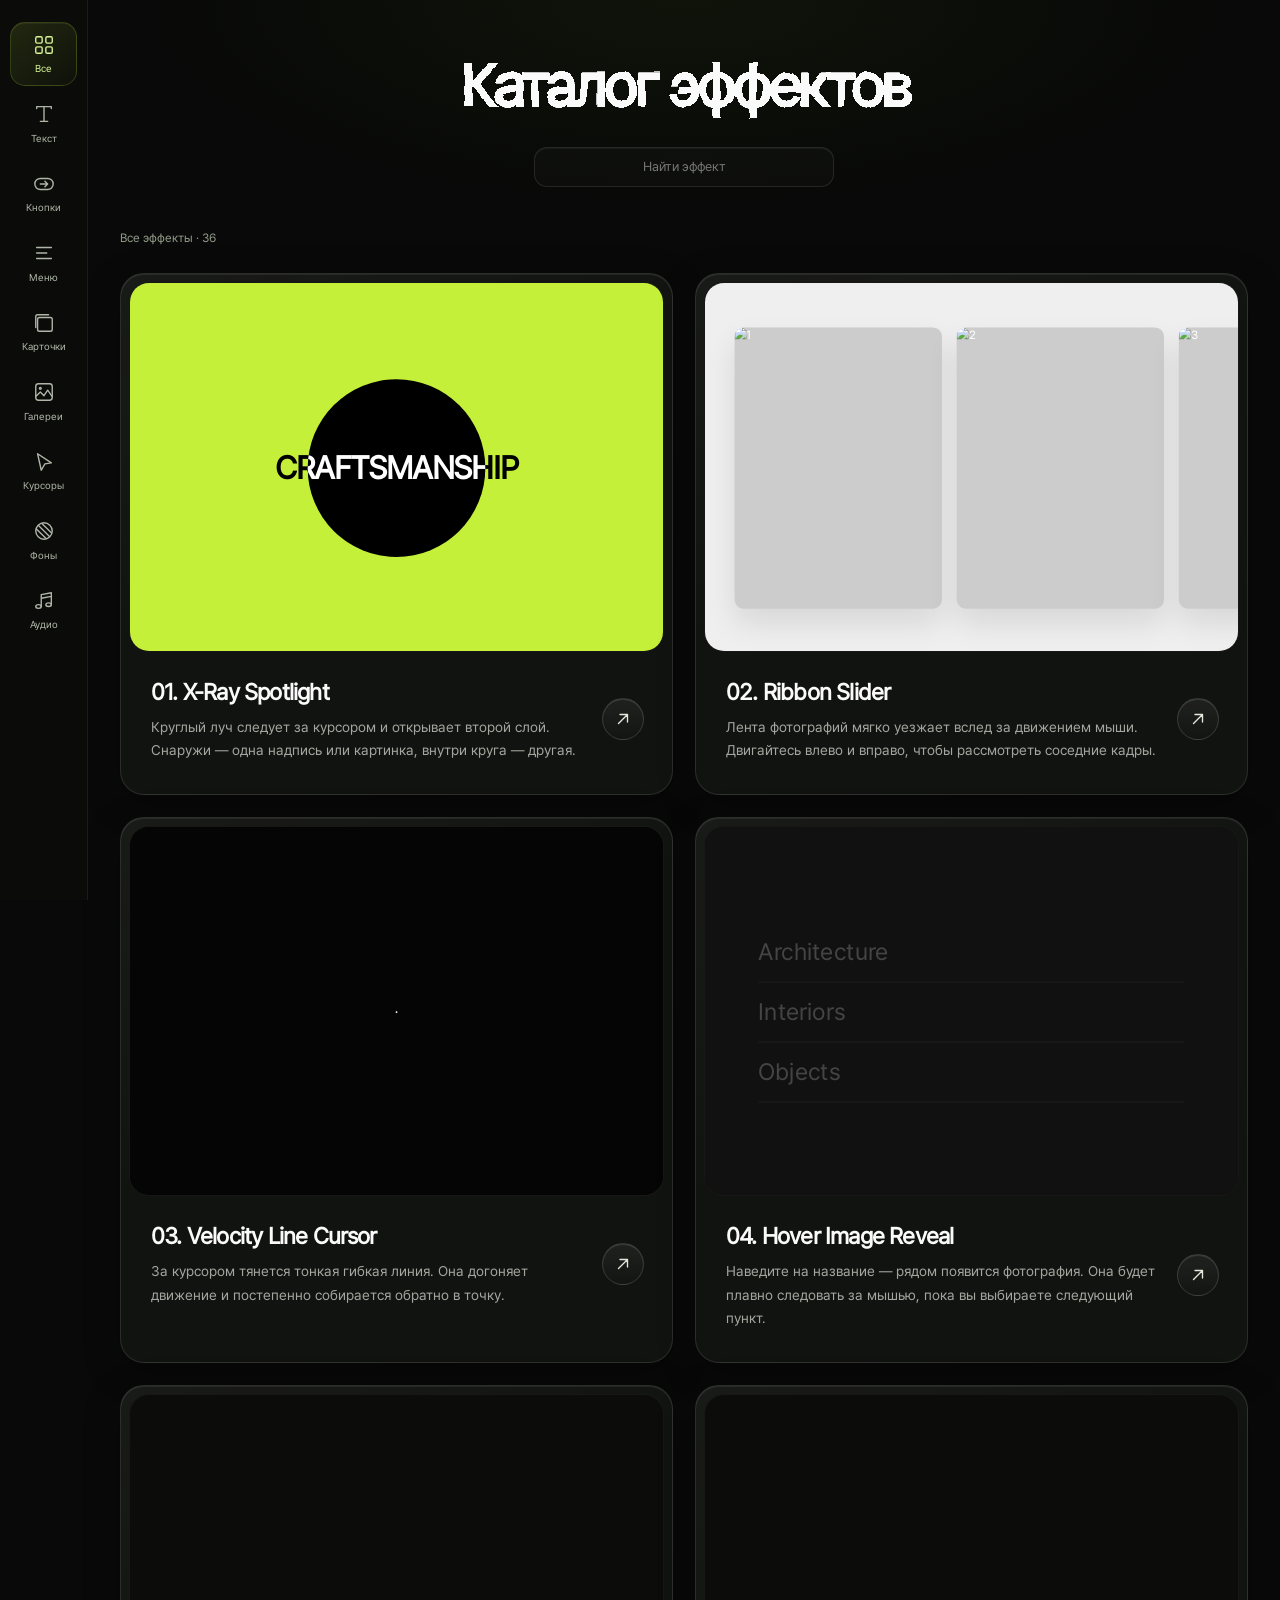
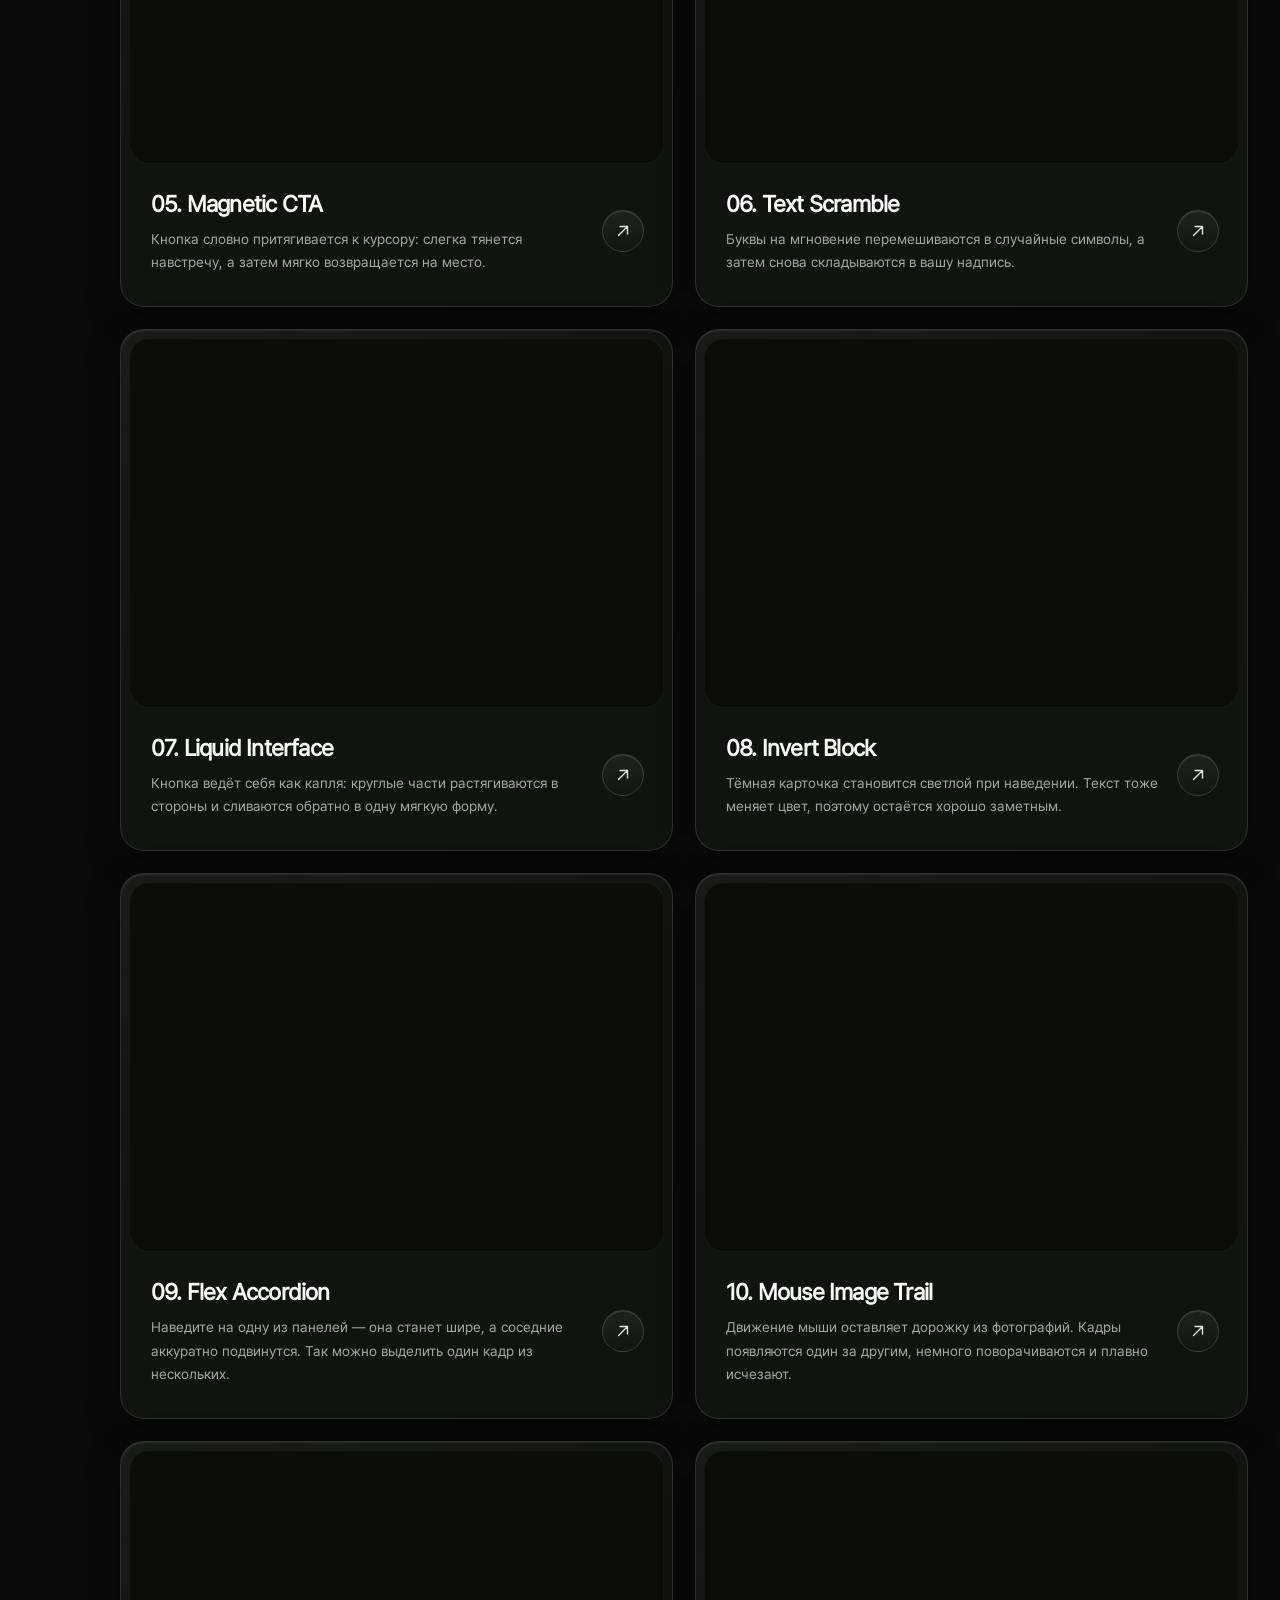
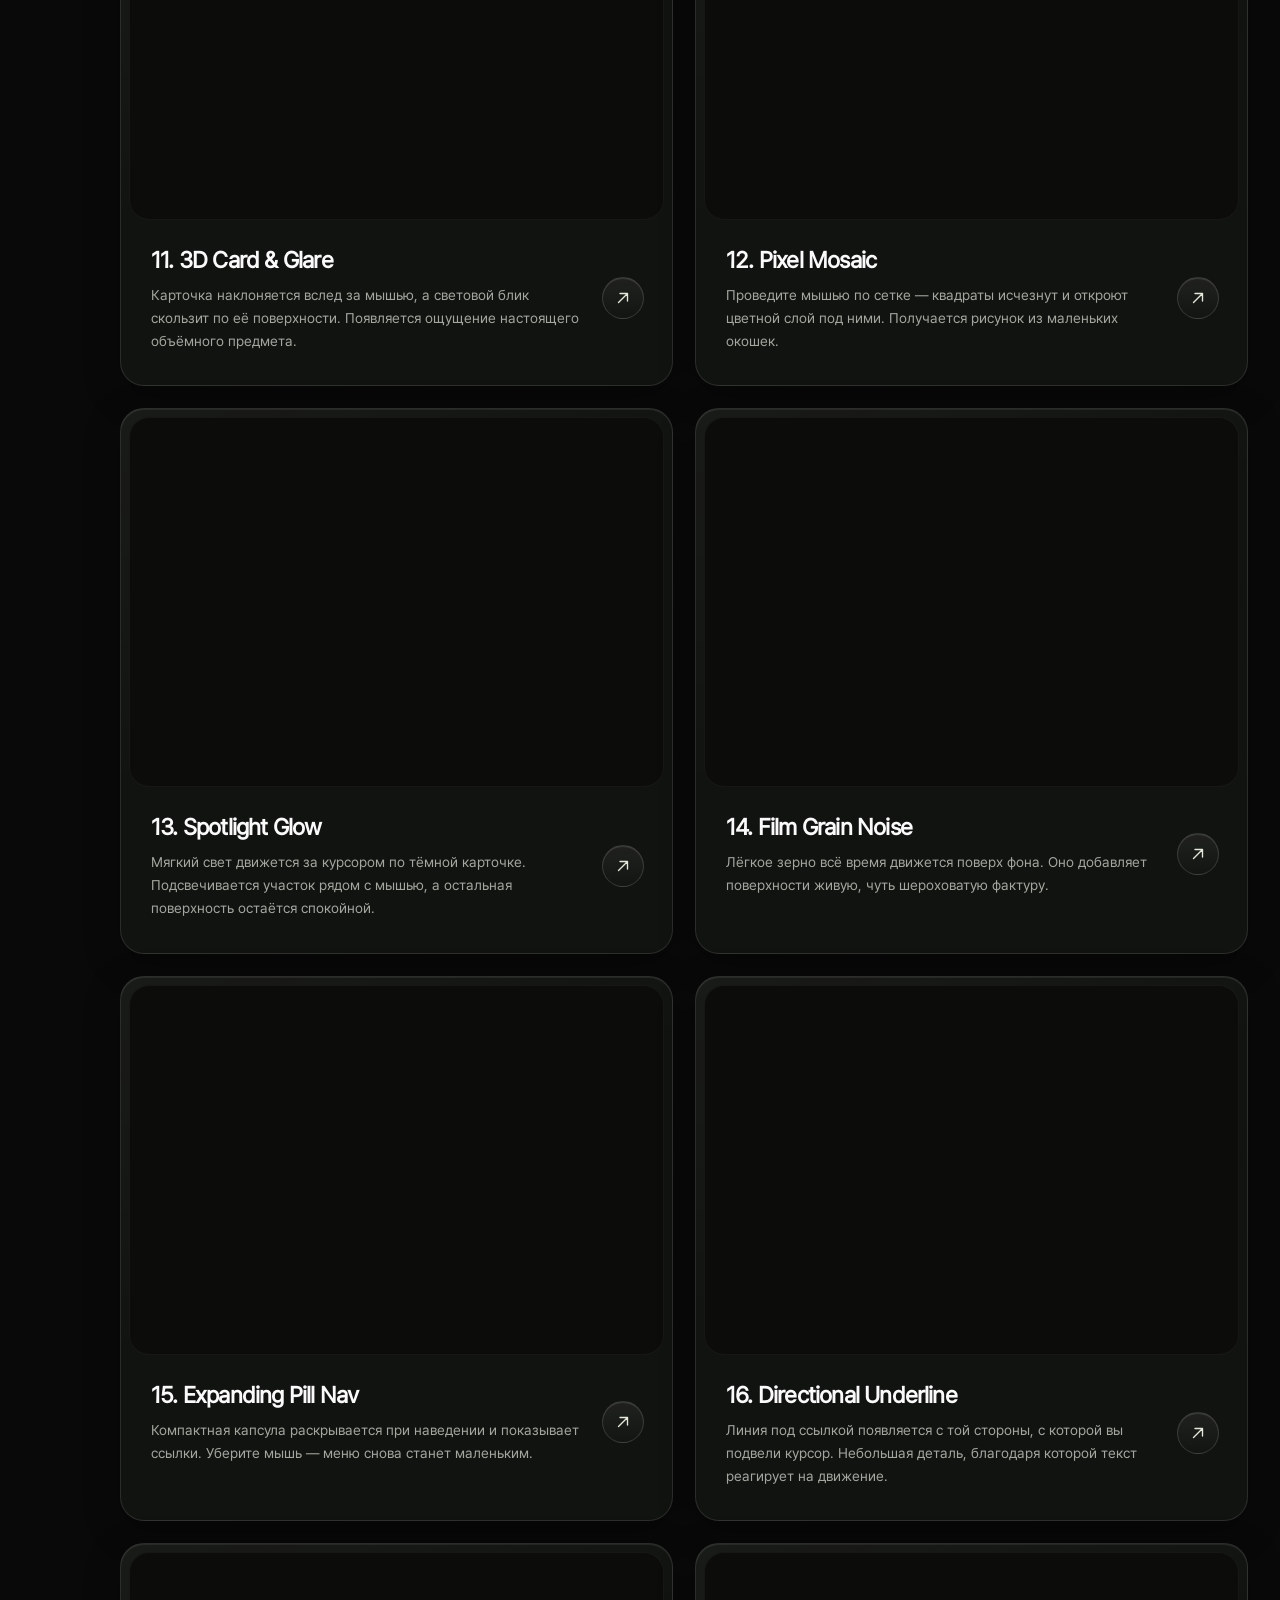
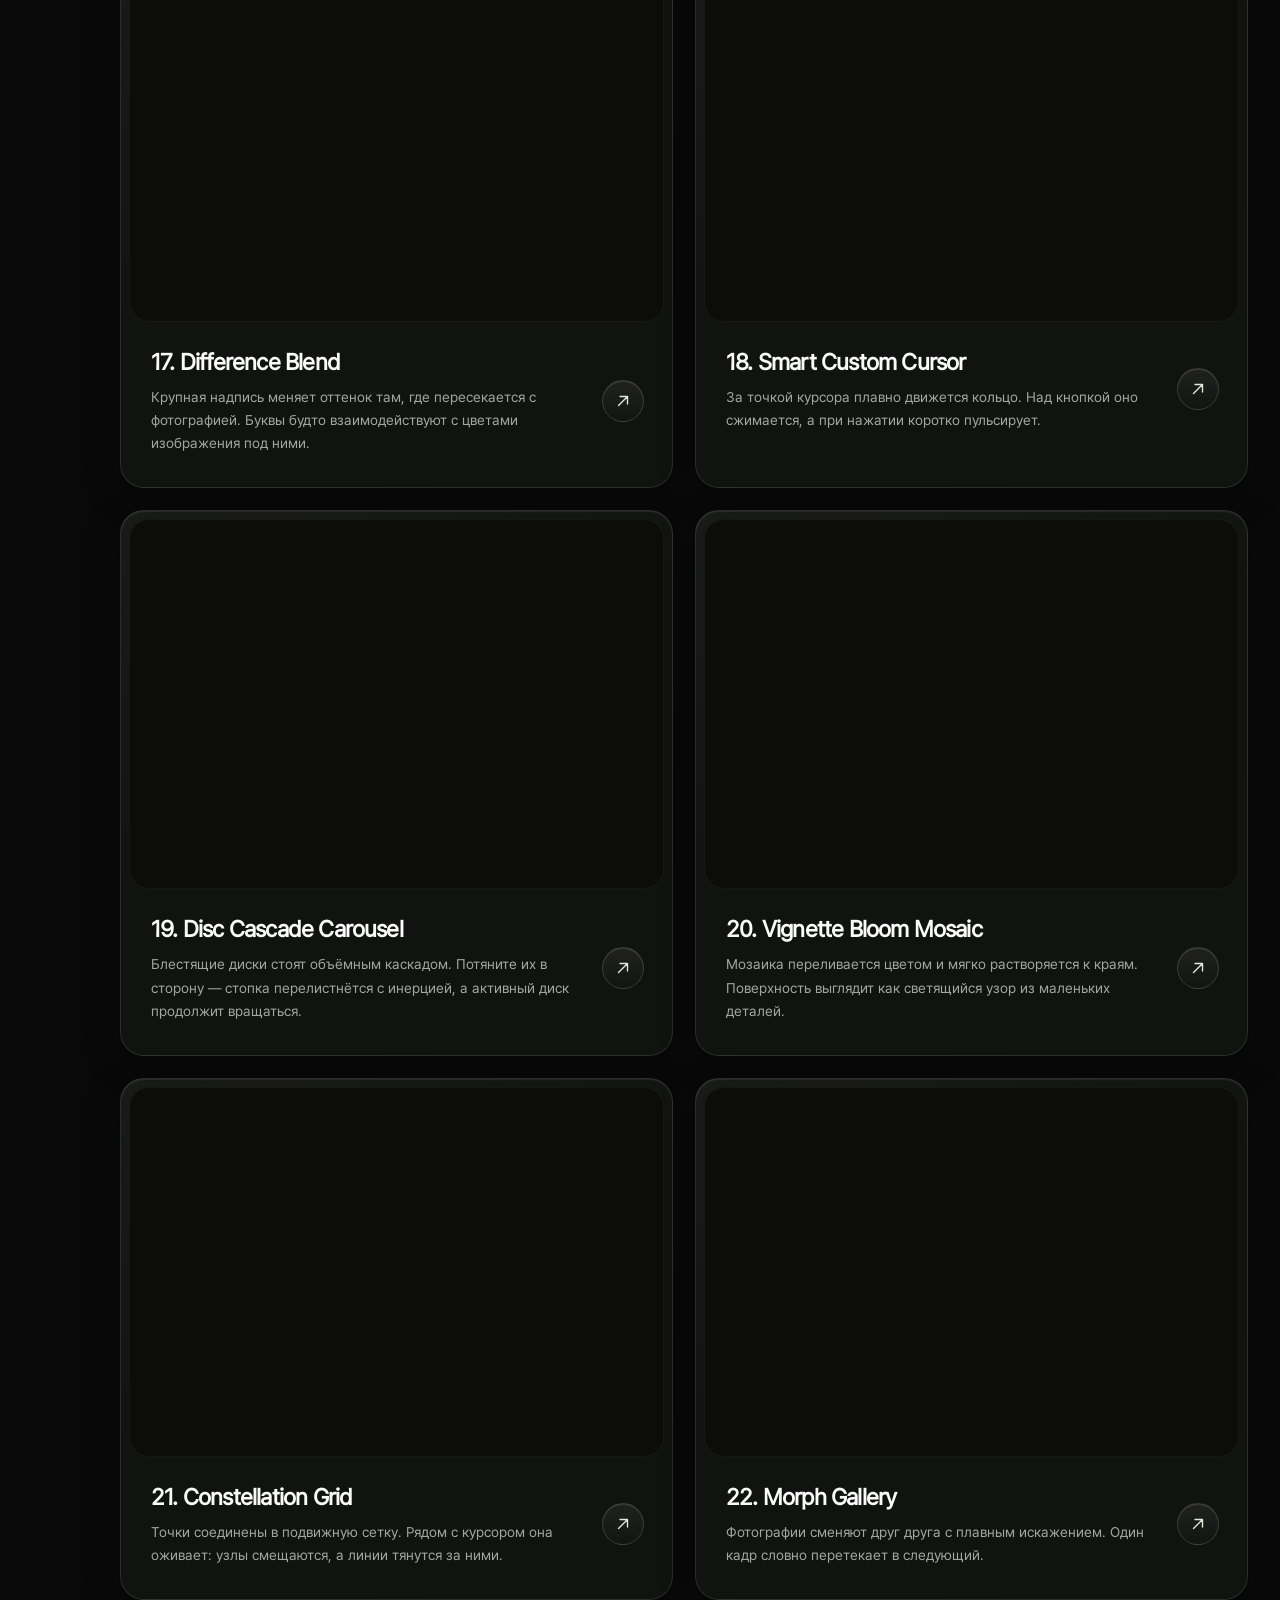
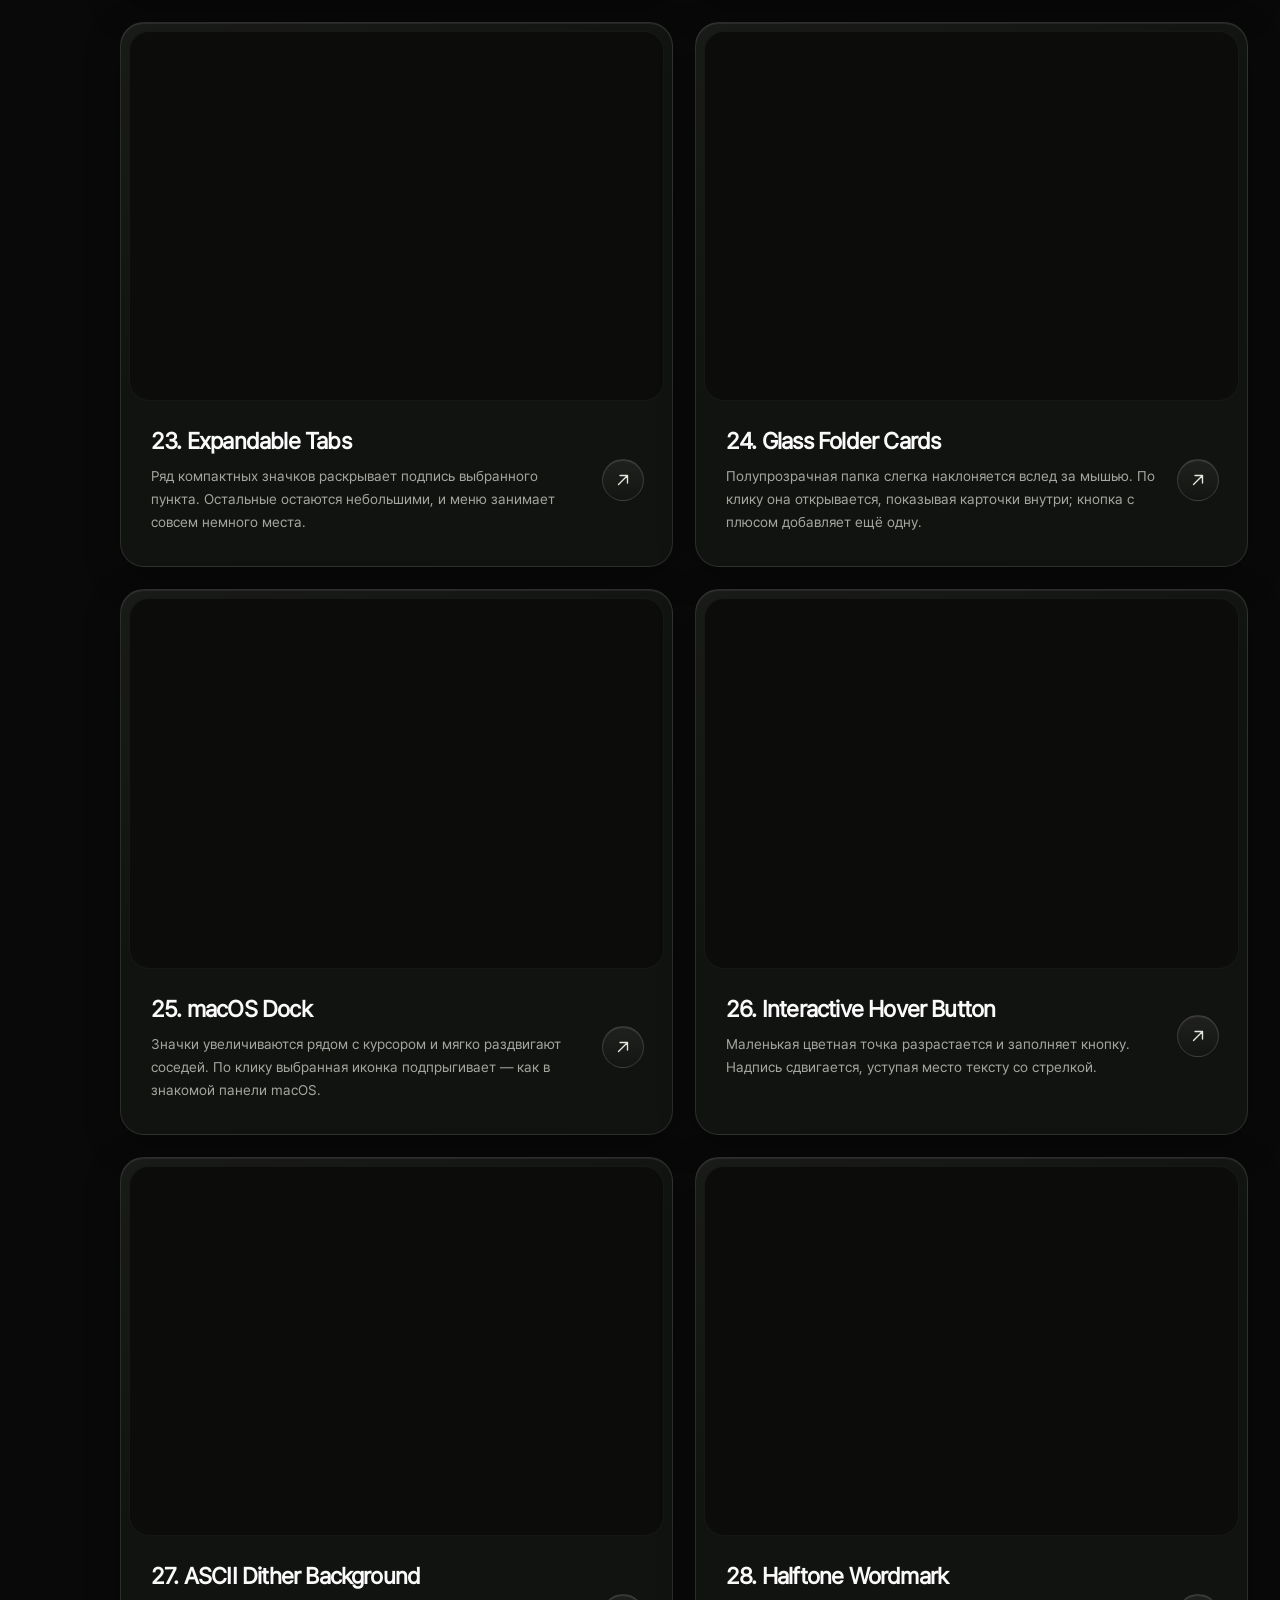
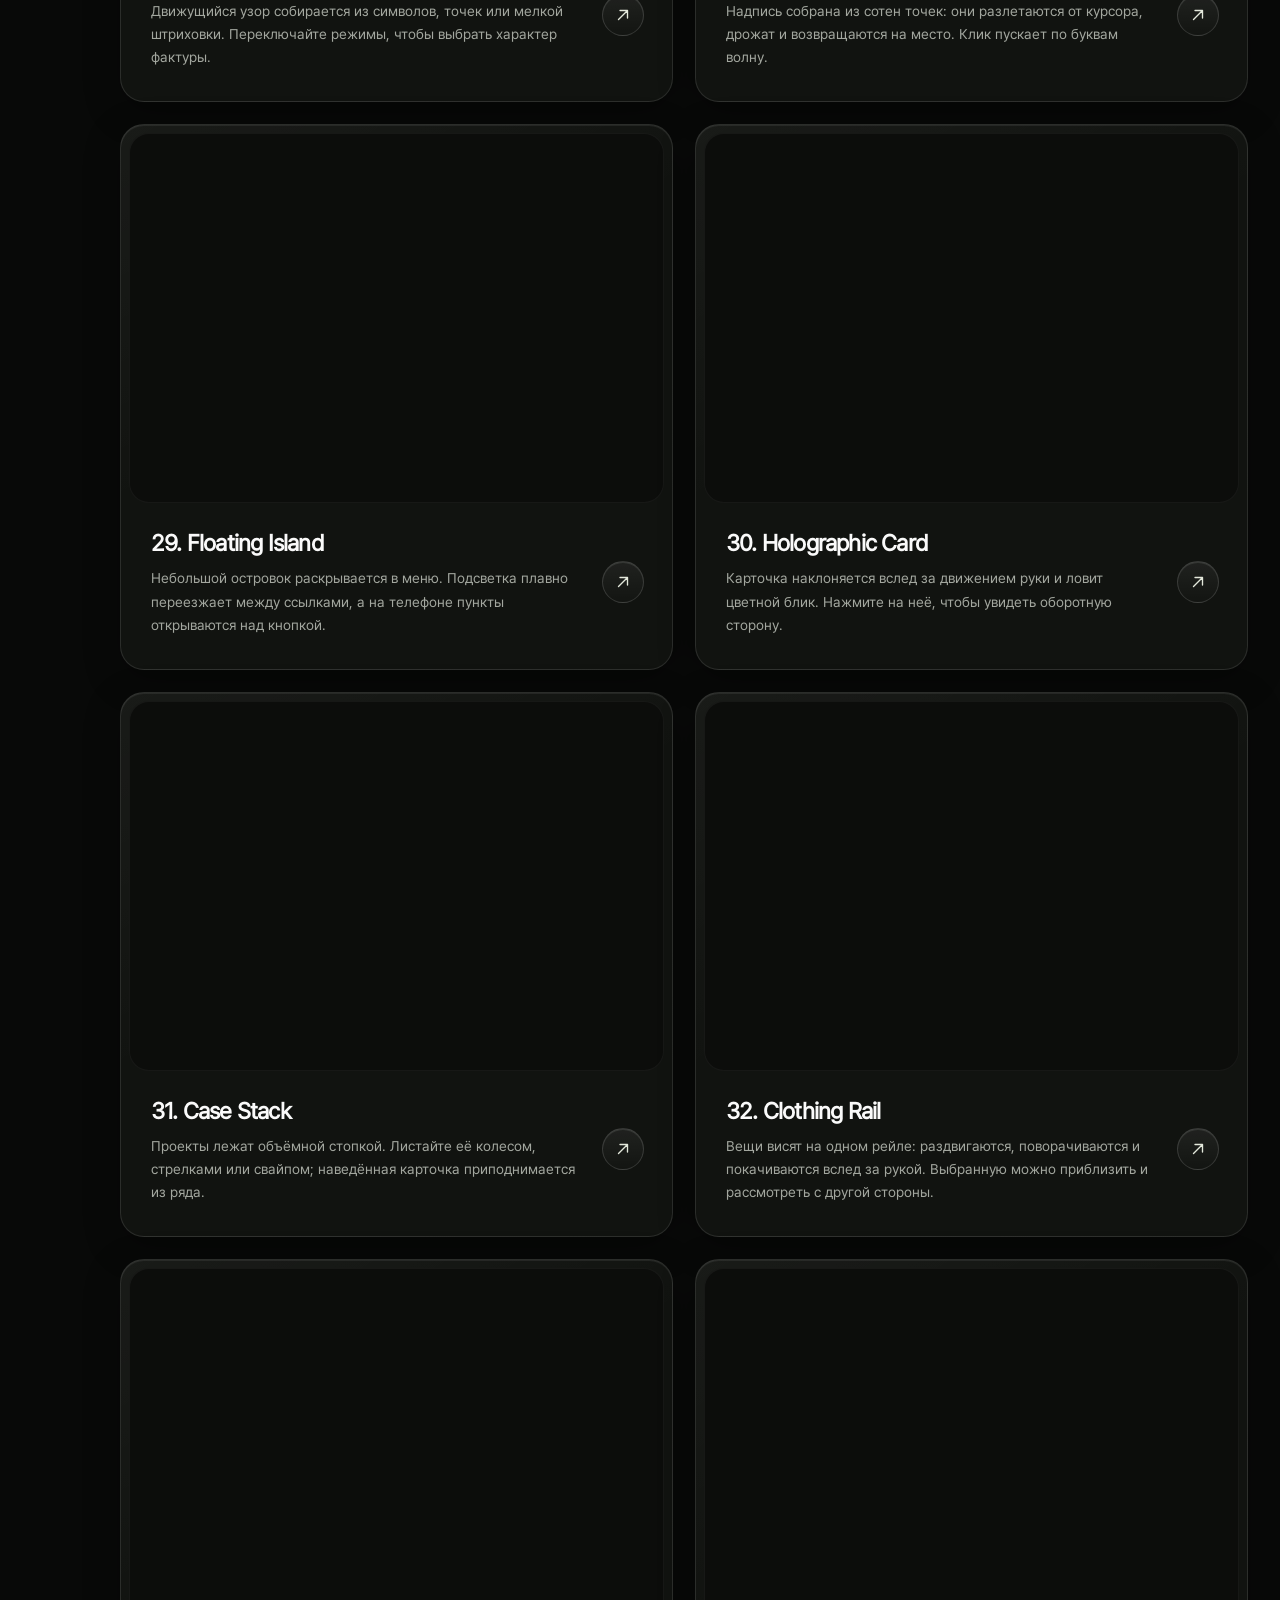
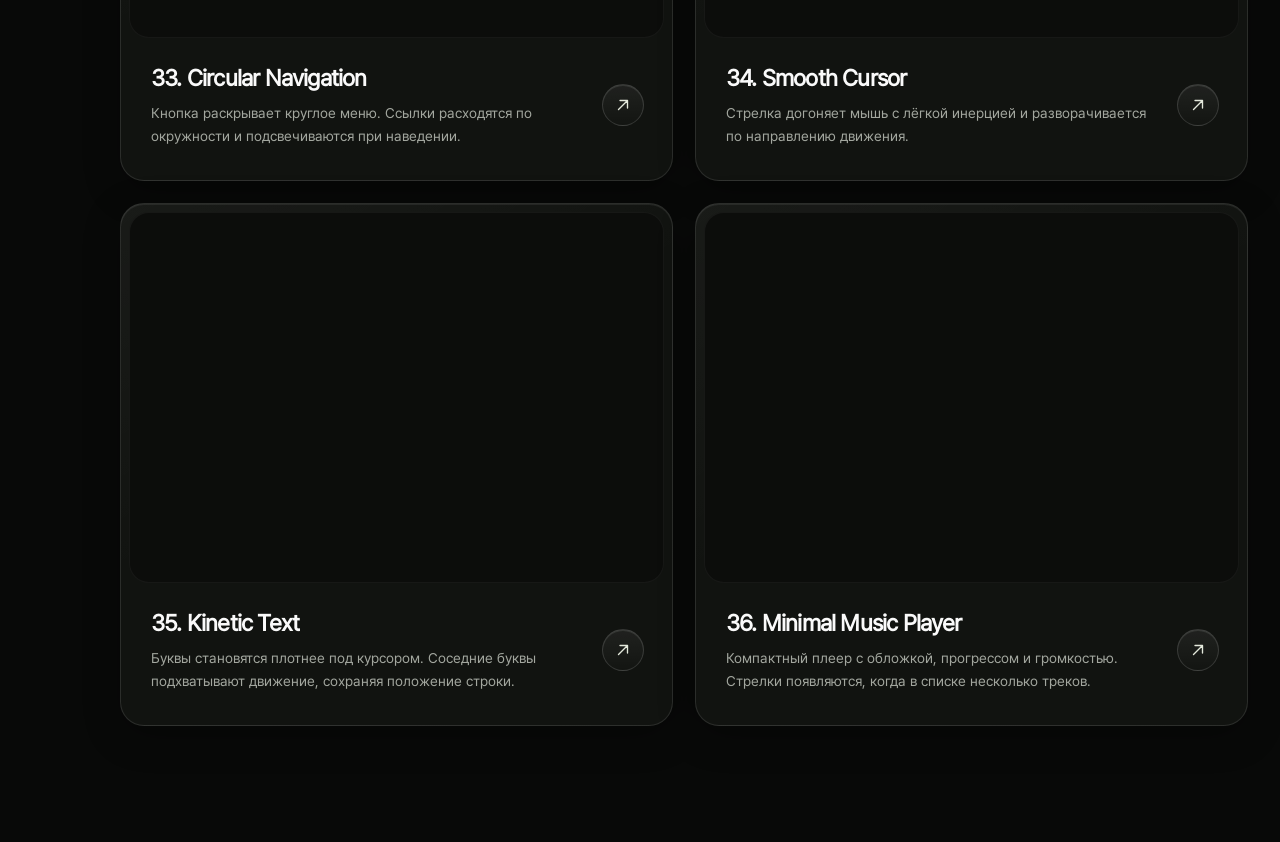
<file: index.html>
<!doctype html><html lang="ru"><head><meta charset="utf-8"><meta name="viewport" content="width=device-width,initial-scale=1"><title>Каталог эффектов — maxk.design</title><link rel="stylesheet" href="styles.css"></head><body><div id="app"></div><div id="notice" role="status" aria-live="polite"></div><script defer src="script.js"></script></body></html>
</file>
<file: styles.css>
:root{color-scheme:dark;--bg:#09090b;--surface:#141416;--line:#29292d;--muted:#a1a1aa;--accent:#c5f03a}*{box-sizing:border-box}body{margin:0;background:var(--bg);color:#fafafa;font-family:Pretendard,Arial,sans-serif}button,input,select,textarea{font:inherit}button,a,input,select,textarea{-webkit-tap-highlight-color:transparent}button,a{touch-action:manipulation}button{cursor:pointer}button:focus-visible,a:focus-visible,input:focus-visible,select:focus-visible,textarea:focus-visible{outline:2px solid var(--accent);outline-offset:4px}a{color:inherit;text-decoration:none}.shell{max-width:1440px;margin:auto;padding:0 44px}.top{display:flex;align-items:center;justify-content:space-between;padding:26px 0;border-bottom:1px solid var(--line)}.brand{font-weight:800;letter-spacing:-1px;font-size:22px}.brand i{color:var(--accent);font-style:normal}.muted{color:var(--muted);font-size:13px}.hero{padding:74px 0 40px}.hero h1{font-size:clamp(42px,6vw,80px);letter-spacing:-.065em;font-weight:600;line-height:1.08;margin:0 0 34px}.tools{display:flex;justify-content:space-between;gap:20px;flex-wrap:wrap}.filters{display:flex;gap:6px;flex-wrap:wrap}.pill,.secondary{border:1px solid var(--line);background:transparent;color:#b4b4bc;border-radius:12px;padding:11px 16px}.pill.active{background:#fafafa;color:#111;border-color:#fafafa}.search{background:var(--surface);border:1px solid var(--line);padding:12px 16px;border-radius:12px;color:white;min-width:240px}.catalog{display:grid;grid-template-columns:repeat(2,minmax(0,1fr));gap:24px;padding-bottom:60px}.card{background:var(--surface);border:1px solid var(--line);border-radius:22px;overflow:hidden;transition:border-color .2s}.card:hover{border-color:#626269}.thumb{height:330px;background:#101012;overflow:hidden;position:relative}.thumb iframe{width:100%;height:100%;border:0}.card-info{padding:24px}.card h2{font-size:22px;margin:0 0 12px;letter-spacing:-.035em}.card p{font-size:14px;color:var(--muted);line-height:1.65;min-height:68px;margin:0 0 24px}.open{display:flex;align-items:center;justify-content:space-between;background:#222226;border:1px solid #353539;border-radius:12px;padding:14px 16px;font-size:14px}.open:hover{background:var(--accent);color:#111;border-color:var(--accent)}.empty{grid-column:1/-1;padding:80px;text-align:center;color:var(--muted)}.back{display:inline-block;color:var(--muted);padding:26px 0}.detail-title{font-size:clamp(30px,4vw,52px);letter-spacing:-.055em;margin:12px 0}.description{color:var(--muted);line-height:1.7;max-width:760px;margin-bottom:32px}.workspace{display:grid;grid-template-columns:minmax(0,1fr) 330px;gap:20px;align-items:start}.preview-panel,.settings,.code-panel,.guide{border:1px solid var(--line);border-radius:18px;background:var(--surface);overflow:hidden}.preview-toolbar{display:flex;align-items:center;justify-content:space-between;padding:14px 18px;border-bottom:1px solid var(--line);gap:8px}.preview-toolbar button{padding:7px 11px;border-radius:8px}.preview-stage{display:flex;justify-content:center;overflow:auto;background:repeating-conic-gradient(#101012 0% 25%,#151518 0% 50%) 50%/20px 20px;padding:20px}.preview-stage iframe{border:0;background:#111;flex-shrink:0;max-width:100%;transition:width .2s;width:100%;height:500px;border-radius:12px}.settings{padding:22px}.settings h2{font-size:17px;margin:0 0 24px}.group{border:0;padding:0;margin:0 0 24px;min-width:0}.group legend{font-size:11px;text-transform:uppercase;letter-spacing:.1em;color:var(--muted);margin-bottom:16px}.field{display:block;margin:0 0 16px;font-size:13px}.field>span{display:flex;justify-content:space-between;margin-bottom:9px;gap:8px}.field input:not([type=range]):not([type=color]),.field select,.field textarea{width:100%;border:1px solid #36363b;border-radius:9px;color:#fff;background:#1c1c20;padding:10px;min-width:0}.field textarea{resize:vertical;min-height:72px}.field input[type=range]{width:100%;accent-color:var(--accent)}.field input[type=color]{width:100%;height:38px;background:#1c1c20;border:1px solid #36363b;border-radius:8px;cursor:pointer}.primary{background:var(--accent);border:0;color:#15170e;border-radius:10px;padding:13px 18px;font-weight:600}.actions{display:flex;gap:10px;flex-wrap:wrap}.settings>.actions{flex-direction:column}.code-panel{margin:28px 0}.code-panel summary,.guide summary{cursor:pointer;padding:20px;font-size:16px}.code-panel pre{white-space:pre;overflow:auto;max-height:360px;font-size:12px;line-height:1.65;background:#0d0d0f;padding:22px;margin:0;border-top:1px solid var(--line)}.guide{padding-bottom:12px;margin:24px 0 60px}.steps{display:grid;grid-template-columns:repeat(3,minmax(0,1fr));gap:24px;padding:12px 24px}.steps h3{font-size:15px}.steps p,.specific{font-size:14px;line-height:1.7;color:var(--muted)}.specific{padding:0 24px}.specific code{color:var(--accent)}footer{padding:30px 0;border-top:1px solid var(--line);color:var(--muted);font-size:12px;display:flex;justify-content:space-between}#notice{position:fixed;bottom:25px;left:50%;transform:translateX(-50%);background:var(--accent);color:#111;border-radius:12px;padding:14px 20px;z-index:100;display:none;font-size:14px;max-width:90vw}#notice.show{display:block}.counts{font-size:12px;color:var(--muted);margin:20px 0} @media(max-width:1000px){.workspace{grid-template-columns:minmax(0,1fr) 290px}.shell{padding:0 24px}.thumb{height:280px}}@media(max-width:760px){.shell{padding:0 16px}.hero{padding-top:44px}.catalog{grid-template-columns:1fr}.workspace{grid-template-columns:1fr}.settings{order:2}.preview-stage{padding:10px}.preview-toolbar{flex-wrap:wrap}.steps{grid-template-columns:1fr;gap:4px}.search{width:100%}.thumb{height:320px}.card p{min-height:0}.top .muted{display:none}.settings>.actions{flex-direction:row}.preview-stage iframe{height:420px}}@media(prefers-reduced-motion:reduce){*{scroll-behavior:auto!important;transition:none!important}}
/* Catalog refresh */
.hero{text-align:center;padding:88px 0 44px}.hero h1{font-size:clamp(40px,6.5vw,88px);letter-spacing:-.04em;filter:url(#ink-filter);margin-bottom:30px}.tools{justify-content:center}.search{width:min(100%,420px);border-radius:100px;padding:15px 22px}.catalog{gap:32px}.card{border-radius:18px;background:#111113}.card-info{padding:24px 26px}.card h2,.detail-title{filter:url(#ink-filter)}.card p{min-height:46px;font-size:15px}.thumb{height:auto;aspect-ratio:720/500;border-bottom:1px solid var(--line)}.thumb iframe{display:block}.open{border-radius:10px;background:#202023}.open span{font-size:20px}.preview-stage{position:relative;display:block;padding:0;margin:auto;overflow:hidden;width:100%;background:#111}.preview-stage iframe{border-radius:0;transition:none}.preview-panel{position:sticky;top:20px}.settings{padding:24px}.settings h2{font-size:20px}.group{padding:18px 0 0;border-top:1px solid var(--line);margin-bottom:22px}.group legend{padding:0 8px 0 0;font-size:13px;letter-spacing:0;text-transform:none;color:#ededf0}.field{font-size:13px}.field small{color:var(--muted)}.field input[type=range]{height:20px;cursor:pointer}.field input[type=color]{height:32px}.field textarea{line-height:1.5}.settings>.actions{padding-top:8px}.secondary:hover{background:#26262b;color:white}.steps{gap:16px;padding:10px 24px 20px}.steps>div{border:1px solid var(--line);border-radius:12px;padding:8px 18px}.steps h3{line-height:1.5}.specific{max-width:950px}.specific strong{color:#eee}footer{justify-content:center;font-size:16px;padding:32px 0}.detail-title{margin-top:16px}.description{font-size:17px}.code-panel pre{max-width:100%}@media(max-width:1000px){.workspace{grid-template-columns:minmax(0,1fr) 300px}}@media(max-width:760px){.hero{padding:54px 0 32px}.hero h1{font-size:46px;line-height:1.05}.catalog{gap:22px}.card-info{padding:22px}.card p{min-height:0}.workspace{grid-template-columns:1fr}.preview-panel{position:static}.preview-stage{padding:0}.steps>div{padding:8px 16px}.settings>.actions{flex-direction:column}.detail-title{font-size:36px}.thumb{height:auto}.search{min-width:0}.description{font-size:15px}.preview-toolbar{padding:12px}.preview-toolbar button{font-size:12px}}
.card h2{filter:none}.detail-title{filter:none}.hero h1{filter:url(#ink-filter)}
.filters{justify-content:center}.tools{flex-direction:column;align-items:center}.card{position:relative}.card-link{position:absolute;inset:0;z-index:5;border-radius:18px}.card-arrow{position:absolute;right:25px;bottom:25px;font-size:24px}.card-info{padding-right:60px}.card:hover{border-color:var(--accent)}.thumb iframe{pointer-events:none}.card-link:focus-visible{outline-offset:-4px}.check{display:flex;gap:10px;align-items:center;font-size:13px;margin:0 0 18px;line-height:1.5}.check input{accent-color:var(--accent)}.element-editor,.advanced{padding:18px 0;border-top:1px solid var(--line)}.element-editor summary,.advanced summary,.dock-row summary{cursor:pointer;font-size:15px;margin-bottom:15px}.element-editor p,.advanced p{line-height:1.6;margin-bottom:16px}.dock-row{border:1px solid var(--line);padding:12px;margin:10px 0;border-radius:10px}.dock-row summary{margin:0}.dock-row[open] summary{margin-bottom:15px}.advanced textarea{min-height:160px;font-family:monospace;font-size:12px}.field input[data-property]{width:100%}.preview-stage{background:repeating-conic-gradient(#18181b 0% 25%,#252529 0% 50%) 50%/20px 20px}.settings{max-height:calc(100vh - 40px);overflow:auto}.settings>.actions{position:sticky;bottom:-24px;background:var(--surface);padding:16px 0 24px;border-top:1px solid var(--line)}@media(max-width:760px){.settings{max-height:none;overflow:visible}.settings>.actions{position:static}.filters{gap:8px}.pill{padding:9px 13px}}
.preview-stage iframe{background:transparent}
.card .thumb{z-index:6}.card .thumb iframe{pointer-events:auto}.card .thumb{cursor:pointer}h1,h2,h3,h4,h5,h6{filter:url(#ink-filter)!important}.card h2,.settings h2,.steps h3{filter:url(#ink-small)!important}.personal{background:#19191d;border:1px solid var(--line);border-radius:12px;padding:16px}.personal legend{padding:0 8px}.personal input[type=number]{width:100%}
.settings{max-height:none;overflow:visible}.settings>.actions{position:static}.group>p{font-size:12px;line-height:1.6;margin-bottom:18px}.group legend{font-size:14px;color:#f4f4f5}.editor-section{padding:16px 0;border-top:1px solid var(--line)}.editor-section summary{cursor:pointer;margin-bottom:16px}.preview-toolbar .active{background:#c5f03a;color:#111;border-color:#c5f03a}.preview-toolbar #viewport-note{font-size:12px;max-width:300px;line-height:1.5}.personal{background:transparent;padding:18px 0 0;border:0;border-top:1px solid var(--line);border-radius:0}.check{align-items:flex-start;font-size:14px}.check input{margin-top:3px;width:16px;height:16px;flex-shrink:0}.settings h2{margin-bottom:28px}.field input[type=color]{height:40px}.preview-panel{top:16px}@media(max-width:760px){.preview-toolbar #viewport-note{max-width:none;width:100%}.preview-toolbar .actions{width:100%}.preview-toolbar .actions button{flex:1}}
.manual-guide{border-top:1px solid var(--line);padding:32px 0;color:#aaa;line-height:1.8}.manual-guide h2{color:white}.manual-guide code{color:#c5f03a}

/* MK Effects: graphite glass and brand lime */
:root{--bg:#080908;--surface:#151714;--line:#ffffff19;--muted:#a3a79f;--accent:#c5f03a;--glow:197,240,58}
body{background:var(--bg)}
.shell{max-width:1440px;padding-inline:48px}
.hero{position:relative;text-align:left;padding:88px 0 36px;isolation:isolate}
.hero:before{content:"";position:absolute;z-index:-1;pointer-events:none;inset:0 -48px 0;background:radial-gradient(ellipse 55% 75% at 80% 5%,rgba(var(--glow),.065),transparent 80%)}
.hero h1{font-size:clamp(42px,5.8vw,80px);letter-spacing:-.055em;margin:0 0 44px;max-width:900px;text-shadow:none}
.tools{display:grid;grid-template-columns:1fr 300px;gap:24px;align-items:center}
.filters{justify-content:flex-start;gap:4px;padding:6px;border:1px solid var(--line);border-radius:22px;background:linear-gradient(135deg,#ffffff09,#ffffff02);box-shadow:inset 0 1px #ffffff0a;backdrop-filter:blur(20px)}
.pill,.secondary,.search{border:1px solid #ffffff17;background:linear-gradient(180deg,#ffffff0a,#ffffff03);color:#c5c9c0;box-shadow:inset 0 1px #ffffff0c;transition:background .2s,border-color .2s,box-shadow .2s,transform .2s}
.pill{border-color:transparent;box-shadow:none;padding:11px 14px;border-radius:16px;font-size:13px}
.pill:hover,.secondary:hover{background:#ffffff0e;color:white;border-color:#ffffff30}
.pill.active{background:var(--accent);color:#182006;border-color:#d8ff68;box-shadow:inset 0 1px #fff6,0 3px 12px #c5f03a16}
.search{width:100%;min-width:0;border-radius:22px;padding:18px 20px;background:#ffffff05}
.search:focus{outline:0;border-color:#c5f03a80;box-shadow:0 0 0 4px #c5f03a0c}
.catalog{gap:28px}.card{padding:8px;border-radius:28px;border:1px solid #ffffff1c;background:linear-gradient(150deg,#ffffff09,transparent 45%),#111310;box-shadow:inset 0 1px #ffffff12,0 10px 36px #0004;transition:transform .3s,border-color .3s,box-shadow .3s}
.card:hover,.card:focus-within{border-color:#c5f03a55;box-shadow:inset 0 1px #ffffff20,0 12px 40px #0007;transform:translateY(-3px)}
.card .thumb{border-radius:20px;border:1px solid #ffffff0c;background:#0c0d0b}
.card-info{position:relative;padding:26px 80px 24px 22px;isolation:isolate}
.card-info:before{content:"";position:absolute;inset:0;z-index:-1;border-radius:0 0 20px 20px;pointer-events:none;background:radial-gradient(ellipse at 50% 120%,#c5f03a14,transparent 72%);opacity:.45;transition:opacity .3s}
.card:hover .card-info:before{opacity:1}
.card h2{font-size:23px;margin-bottom:10px}.card p{font-size:14px;line-height:1.65;margin:0;min-height:46px;max-width:520px}
.card-arrow{right:20px;bottom:26px;width:42px;height:42px;display:grid;place-items:center;border:1px solid #ffffff24;border-radius:50%;background:linear-gradient(#ffffff10,#ffffff03);color:#e3e8db;font-size:21px;box-shadow:inset 0 1px #ffffff18;transition:background .2s,color .2s,transform .2s}
.card:hover .card-arrow{background:var(--accent);color:#172008;transform:rotate(4deg)}
.card-link{border-radius:24px}.back{padding:12px 18px;margin:28px 0 18px;border:1px solid var(--line);border-radius:100px;background:#ffffff05;font-size:13px}.back:hover{color:white;border-color:#c5f03a55}
.detail-title{margin-top:8px}.description{font-size:16px;color:#a3a79f}.workspace{gap:24px;grid-template-columns:minmax(0,1fr) 350px}
.preview-panel,.settings,.code-panel,.guide{border-radius:26px;border:1px solid #ffffff20;background:linear-gradient(150deg,#ffffff09,transparent 55%),#121410e8;box-shadow:inset 0 1px #ffffff12,0 14px 44px #0004}
.preview-panel{overflow:hidden}.preview-toolbar{padding:16px;backdrop-filter:blur(24px);background:#1c2016b3}.preview-toolbar .actions{gap:4px;background:#0004;padding:4px;border-radius:100px;border:1px solid #ffffff0c}.preview-toolbar button{border-radius:100px;border-color:transparent;box-shadow:none;background:transparent;padding:9px 12px}.preview-toolbar .active{background:#c5f03a;color:#172008;border-color:transparent}
.settings{padding:26px;backdrop-filter:blur(24px)}.settings h2{font-size:21px}.group legend{color:#dce0d6}.group{margin-bottom:26px}.field>span{color:#bcc2b6;line-height:1.5}.field input:not([type=range]):not([type=color]),.field select,.field textarea{background:#080a07a6;border-color:#ffffff18;border-radius:12px;padding:12px;color:#f3f5ef;box-shadow:inset 0 1px 4px #0004}.field input[type=color]{padding:5px;border-radius:12px;background:#ffffff06;border-color:#ffffff20}.field input[type=color]::-webkit-color-swatch{border:0;border-radius:6px}.field input[type=range]{accent-color:var(--accent)}
.primary,.secondary{border-radius:100px;padding:13px 18px}.primary{background:linear-gradient(#d2fa57,#bce332);border:1px solid #ddff79;color:#172008;box-shadow:inset 0 1px #ffffff90,0 4px 16px #c5f03a12;transition:filter .2s,transform .2s}.primary:hover{filter:brightness(1.08);transform:translateY(-1px)}.primary:active,.secondary:active{transform:translateY(1px)}
.dock-row{padding:16px;border-radius:18px;border-color:#ffffff14;background:linear-gradient(145deg,#ffffff06,#ffffff01)}
.preset-panel{margin-top:20px;border:1px solid var(--line);border-radius:18px;background:#ffffff04}.preset-panel summary{padding:16px;cursor:pointer;font-size:14px}.preset-panel p{margin:0;padding:0 16px 16px;color:var(--muted);font-size:13px;line-height:1.6}.preset-panel .actions{padding:0 16px 16px;gap:8px}.preset-panel .secondary{width:100%;font-size:13px}.reset-action{margin-top:14px;width:100%;font-size:13px;background:transparent;box-shadow:none;border-color:transparent;color:#91998a}
.code-panel summary,.guide summary{padding:24px;font-size:17px}.code-panel pre{background:#080a07}.steps>div{border-radius:20px;background:linear-gradient(150deg,#ffffff06,transparent);border-color:#ffffff10}.steps h3{color:#e8eddc}.manual-guide{border-color:#ffffff12}.manual-guide h2{font-size:24px}
#notice{background:#20251beF;color:#e7f3ce;border:1px solid #c5f03a55;border-radius:100px;backdrop-filter:blur(20px);box-shadow:0 12px 40px #0008}
.code-dialog{padding:0;width:min(960px,calc(100% - 48px));max-height:85dvh;border:1px solid #ffffff30;border-radius:30px;background:radial-gradient(ellipse at 50% 115%,#c5f03a12,transparent 65%),#171a14f5;color:#f3f5ef;box-shadow:inset 0 1px #ffffff20,0 40px 120px #000a;backdrop-filter:blur(30px)}
.code-dialog::backdrop{background:#030502b3;backdrop-filter:blur(12px)}
.dialog-head{display:flex;justify-content:space-between;align-items:start;gap:20px;padding:28px 28px 18px}.dialog-head h2{margin:0 0 8px;font-size:26px;letter-spacing:-.035em}.dialog-head p{margin:0;color:var(--muted);font-size:14px;line-height:1.6}.dialog-close{width:38px;height:38px;flex-shrink:0;border-radius:50%;padding:0;font-size:24px}.code-dialog pre{margin:0 20px;padding:22px;border:1px solid #ffffff12;border-radius:18px;background:#070905;overflow:auto;max-height:48dvh;font-size:12px;line-height:1.7;tab-size:2}.dialog-actions{display:flex;justify-content:flex-end;flex-wrap:wrap;gap:10px;padding:20px 28px 26px}body:has(.code-dialog[open]){overflow:hidden}
@media(min-width:761px) and (max-width:1200px){.tools{grid-template-columns:1fr}.search{max-width:420px}.workspace{grid-template-columns:minmax(0,1fr) 320px}.shell{padding-inline:28px}}
@media(max-width:760px){.shell{padding-inline:16px}.hero{padding:52px 0 26px}.hero:before{inset:0 -16px}.hero h1{font-size:clamp(40px,10vw,60px);margin-bottom:28px}.tools{display:flex;align-items:stretch;gap:14px}.filters{justify-content:flex-start;border-radius:22px;gap:4px}.pill{padding:10px 12px;font-size:12px}.search{border-radius:18px;padding:16px}.catalog{gap:20px}.card{border-radius:24px;padding:6px}.card .thumb{border-radius:18px}.card-info{padding:22px 64px 22px 16px}.card h2{font-size:20px}.card p{font-size:13px;min-height:0}.card-arrow{right:12px;bottom:22px;width:36px;height:36px}.workspace{grid-template-columns:1fr;gap:20px}.settings{padding:22px}.preview-toolbar .actions{width:100%}.preview-toolbar button{flex:1}.code-dialog{width:calc(100% - 16px);max-height:90dvh;border-radius:24px;margin:auto 8px 8px}.dialog-head{padding:22px 20px 16px}.dialog-head h2{font-size:23px}.code-dialog pre{margin:0 12px;padding:16px;max-height:44dvh}.dialog-actions{padding:16px;display:grid;grid-template-columns:1fr 1fr}.dialog-actions button{font-size:12px;padding:13px 10px}}
@media(prefers-reduced-motion:no-preference){.workspace{animation:surface-enter .4s cubic-bezier(.2,.8,.2,1) both}.code-dialog[open]{animation:surface-enter .28s cubic-bezier(.2,.8,.2,1) both}.code-dialog[open]::backdrop{animation:veil-enter .25s both}@keyframes surface-enter{from{opacity:0;transform:translateY(12px) scale(.99)}to{opacity:1;transform:translateY(0) scale(1)}}@keyframes veil-enter{from{opacity:0}to{opacity:1}}}
/* Keep frame geometry stable when the preview receives its computed height. */
.card .thumb{width:100%;aspect-ratio:auto}
.dialog-head h2{filter:url(#ink-small)!important}
/* Center the catalogue and keep controls readable at narrow widths. */
.hero{text-align:center}
.hero:before{background:radial-gradient(ellipse 65% 65% at 50% 0,rgba(var(--glow),.05),transparent 80%)}
.hero h1{margin-inline:auto}
.tools{display:flex;flex-direction:column;align-items:center;gap:18px}
.filters{justify-content:center;width:fit-content;max-width:100%;flex-wrap:wrap}
.search{width:min(100%,420px);text-align:center}
button,.pill,.secondary,.primary{font-family:Pretendard,Arial,sans-serif;line-height:1.4;letter-spacing:normal;font-weight:400;filter:none!important;text-shadow:none;min-height:44px;white-space:normal;overflow-wrap:normal;word-break:normal}
.pill{white-space:nowrap;flex:0 0 auto}
.primary{font-weight:600}
.preview-toolbar{justify-content:center}
.preview-toolbar #viewport-note{display:none}
.preview-toolbar .actions{max-width:100%;flex-wrap:wrap;justify-content:center;border-radius:18px}
.preview-toolbar .actions button{min-width:0;flex:1 1 140px;border-radius:14px}
.settings>.actions{display:flex;flex-direction:column;align-items:stretch}
.settings>.actions button{width:100%;min-width:0;padding:13px 16px}
.dialog-actions button{min-height:46px}
.dialog-close{display:grid;place-items:center;line-height:1;min-height:38px}
@media(max-width:760px){.filters{justify-content:center}.tools{align-items:center}.hero h1{line-height:1.15}.pill{font-size:13px;padding:10px 13px}.dialog-actions{grid-template-columns:1fr}.dialog-actions button{font-size:14px}.preview-toolbar .actions{border-radius:18px}.preview-toolbar button{font-size:13px}}
@media(prefers-reduced-motion:no-preference){.workspace{animation:none}.code-dialog[open]{animation:veil-enter .2s ease both}}
@media(min-width:761px) and (max-width:1200px){.hero:before{inset-inline:-28px}}

/* The card clips its preview, while the outside halo follows the full border. */
.card{overflow:visible}
.card-info::before{display:none}
.card:hover,.card:focus-within{
  border-color:#c5f03a66;
  box-shadow:inset 0 1px #ffffff20,0 0 0 1px #c5f03a12,0 0 22px 3px #c5f03a20,0 14px 40px #0007;
}
.card-arrow{top:50%;bottom:auto;transform:translateY(-50%);line-height:0;pointer-events:none}
.card:hover .card-arrow,.card:focus-within .card-arrow{transform:translateY(-50%);background:var(--accent);color:#172008}
.card-arrow svg{display:block}

/* The hover light stays within the card's rounded outline. */
.card{overflow:hidden;isolation:isolate}
.card::after{content:"";position:absolute;inset:0;border-radius:inherit;pointer-events:none;z-index:7;background:radial-gradient(ellipse 90% 45% at 50% 100%,#c5f03a24,transparent 80%);box-shadow:inset 0 -1px 0 #c5f03a25;opacity:0;transition:opacity .3s}
.card:hover::after,.card:focus-within::after{opacity:1}
.card:hover,.card:focus-within{border-color:#c5f03a55;box-shadow:inset 0 1px #ffffff20,0 10px 36px #0004}

/* Reserve the final preview height even before the iframe mounts. */
.card .thumb{aspect-ratio:720/500;max-height:502px}

/* Persistent category navigation and compact editor layout. */
:root{--nav-width:236px}
#app{margin-left:var(--nav-width)}
.app-shell{max-width:1500px;padding:0 32px 56px}
.site-nav{position:fixed;inset:0 auto 0 0;width:var(--nav-width);padding:30px 16px 20px;display:flex;flex-direction:column;background:linear-gradient(145deg,#ffffff04,transparent 50%),#0d0f0cd9;border-right:1px solid #ffffff12;backdrop-filter:blur(24px);z-index:30;overflow:auto}
.nav-brand-row{display:flex;align-items:center;justify-content:space-between;padding:0 12px 32px}
.nav-brand{font-size:23px;font-weight:700;letter-spacing:-1px;white-space:nowrap}.nav-brand span{color:var(--accent);font-weight:400}
.nav-section-label{color:#7b8373;font-size:11px;letter-spacing:.1em;text-transform:uppercase;margin:10px 12px 12px}
.nav-categories{display:grid;gap:5px}
.nav-category{display:flex;align-items:center;gap:10px;text-align:left;padding:12px;border:1px solid transparent;border-radius:13px;background:transparent;color:#afb6a7;font-size:13px;line-height:1.4;transition:background .2s,color .2s,border-color .2s}
.nav-category:hover{background:#ffffff07;color:#fff}.nav-category.is-active{background:linear-gradient(110deg,#c5f03a1c,#c5f03a05);color:#d8f498;border-color:#c5f03a32}
.nav-label{flex:1}.nav-symbol{width:20px;text-align:center;font-size:17px}.nav-count{font-size:11px;opacity:.6;font-variant-numeric:tabular-nums}
.nav-page-links{display:grid;gap:4px;border-top:1px solid #ffffff12;margin-top:26px;padding-top:18px}
.nav-page-links button{background:transparent;border:0;color:#939c89;text-align:left;padding:10px 12px;font-size:12px}.nav-page-links button:hover{color:var(--accent)}
.nav-credit{margin-top:auto;padding:40px 12px 0;color:#697160;font-size:13px}
.mobile-bar,.nav-close{display:none}
.app-shell .hero{padding:64px 0 26px}.app-shell .hero:before{inset:0;background:radial-gradient(ellipse at 50% 0,#c5f03a0b,transparent 70%)}
.app-shell .hero h1{font-size:clamp(38px,4.7vw,70px);margin-bottom:28px}
.app-shell .search{background:#ffffff05;border-color:#ffffff1a;border-radius:16px}
.results-bar{display:flex;align-items:center;justify-content:space-between;gap:12px;min-height:50px;font-size:12px;color:#929b88;margin-bottom:10px}
.clear-search{background:none;border:0;color:var(--accent);font-size:12px;padding:8px}.clear-search[hidden]{display:none}
.app-shell .catalog{gap:22px}.app-shell .card{border-radius:24px;transition:box-shadow .25s,border-color .25s,transform .25s}
.app-shell .card:hover{transform:translateY(-2px)}
.app-shell .card h2{transition:color .2s}.app-shell .card:hover h2{color:#e3f7b0}
.app-shell .workspace{grid-template-columns:minmax(0,1fr) 310px;gap:20px}
.app-shell .settings{padding:22px}.app-shell .description{max-width:800px}
.app-shell .guide,.app-shell .workspace,.app-shell .manual-guide{scroll-margin-top:24px}
.nav-dialog{padding:0;border:1px solid #ffffff22;border-radius:0 24px 24px 0;margin:0;height:100dvh;max-height:100dvh;width:min(320px,90vw);max-width:90vw;color:#fff;background:#10130ff5}
.nav-dialog::backdrop{background:#0009;backdrop-filter:blur(10px)}
body:has(.nav-dialog[open]){overflow:hidden}
@media(min-width:1101px) and (max-width:1350px){.app-shell .workspace{grid-template-columns:1fr}.app-shell .preview-panel{position:static}.app-shell .settings{max-width:none}}
@media(max-width:1100px){
 #app{margin-left:0}.app-shell{padding-inline:24px}
 .mobile-bar{display:flex;align-items:center;justify-content:space-between;gap:12px;position:sticky;top:0;z-index:25;margin:0 -24px;padding:14px 24px;background:#0b0e09de;backdrop-filter:blur(20px);border-bottom:1px solid #ffffff12}
 .nav-toggle,.nav-close{border:1px solid #ffffff20;background:#ffffff05;color:#e3e9da;border-radius:100px;padding:10px 16px;font-size:13px}
 .nav-close{display:block;font-size:24px;padding:0;width:40px;height:40px;min-height:40px}
 .nav-dialog .site-nav{position:relative;width:100%;height:100%;border:0;background:transparent}
 .app-shell .workspace{grid-template-columns:minmax(0,1fr) 300px}
 .app-shell .preview-panel{top:84px}
 .app-shell .guide,.app-shell .workspace,.app-shell .manual-guide{scroll-margin-top:88px}
}
@media(max-width:760px){
 .app-shell{padding-inline:16px}.mobile-bar{margin:0 -16px;padding:12px 16px}.nav-brand{font-size:20px}
 .app-shell .hero{padding:38px 0 20px}.app-shell .hero h1{font-size:clamp(34px,8.8vw,54px)}
 .app-shell .workspace{grid-template-columns:1fr}.app-shell .preview-panel{position:static}
 .app-shell .catalog{gap:20px}.app-shell .card-info{padding-right:64px}
 .app-shell .settings{padding:20px}.app-shell .back{margin-top:20px}
}
@media(prefers-reduced-motion:no-preference){
 .title-enter{animation:mk-title-enter .65s cubic-bezier(.2,.8,.2,1) both}
 .nav-dialog[open]{animation:mk-nav-enter .25s cubic-bezier(.2,.8,.2,1) both}
 @keyframes mk-title-enter{from{opacity:0;clip-path:inset(100% 0 0);translate:0 14px}to{opacity:1;clip-path:inset(-10% -5%);translate:0 0}}
 @keyframes mk-nav-enter{from{opacity:0;translate:-20px 0}to{opacity:1;translate:0 0}}
}

/* The navigation rail remains visible at every screen width. */
:root{--nav-width:88px}
#app{margin-left:var(--nav-width)}
.site-nav{position:fixed;inset:0 auto 0 0;width:var(--nav-width);padding:22px 10px;overflow:auto;overscroll-behavior:contain;background:#0c0e0bea;border-right:1px solid #ffffff12;scrollbar-width:none}
.site-nav::-webkit-scrollbar{display:none}
.nav-categories{gap:6px}
.nav-category{flex-direction:column;justify-content:center;gap:6px;width:100%;min-height:62px;padding:10px 3px;border-radius:15px;text-align:center}
.nav-symbol{display:grid;place-items:center;width:23px;height:23px}
.nav-symbol svg{width:22px;height:22px;display:block}
.nav-label{flex:none;font-size:10px;line-height:1.25}
.nav-category.is-active{background:linear-gradient(140deg,#c5f03a20,#c5f03a06);border-color:#c5f03a30;box-shadow:inset 0 1px #ffffff0c}
.app-shell{padding-inline:32px}
.app-shell .search{width:min(100%,300px);padding:11px 16px;font-size:13px;min-height:40px;border-radius:13px}
.app-shell .hero{padding-top:54px}
.app-shell .workspace{grid-template-columns:minmax(0,1fr) 310px}
.app-shell .preview-panel{top:20px}
.app-shell .guide,.app-shell .workspace,.app-shell .manual-guide{scroll-margin-top:24px}
@media(max-width:1100px){
 :root{--nav-width:76px}
 #app{margin-left:var(--nav-width)}
 .site-nav{padding:16px 7px}
 .app-shell{padding-inline:22px}
 .app-shell .workspace{grid-template-columns:1fr}
 .app-shell .preview-panel{position:static}
}
@media(max-width:760px){
 :root{--nav-width:60px}
 .site-nav{padding:12px 4px}
 .nav-categories{gap:4px}
 .nav-category{min-height:53px;gap:5px;border-radius:12px;padding:7px 2px}
 .nav-symbol,.nav-symbol svg{width:20px;height:20px}
 .nav-label{font-size:8px}
 .app-shell{padding-inline:12px}
 .app-shell .hero{padding-top:30px}
 .app-shell .hero h1{font-size:clamp(27px,7.2vw,46px);margin-bottom:22px}
 .app-shell .search{width:min(100%,260px);padding:10px 12px}
 .app-shell .card-info{padding:18px 48px 18px 12px}
 .app-shell .card h2{font-size:18px}
 .app-shell .card-arrow{width:30px;height:30px;right:8px}
 .app-shell .description{font-size:14px}
 .app-shell .settings{padding:16px}
 .app-shell .detail-title{font-size:30px;overflow-wrap:anywhere}
 .results-bar{font-size:11px}
}
</file>
